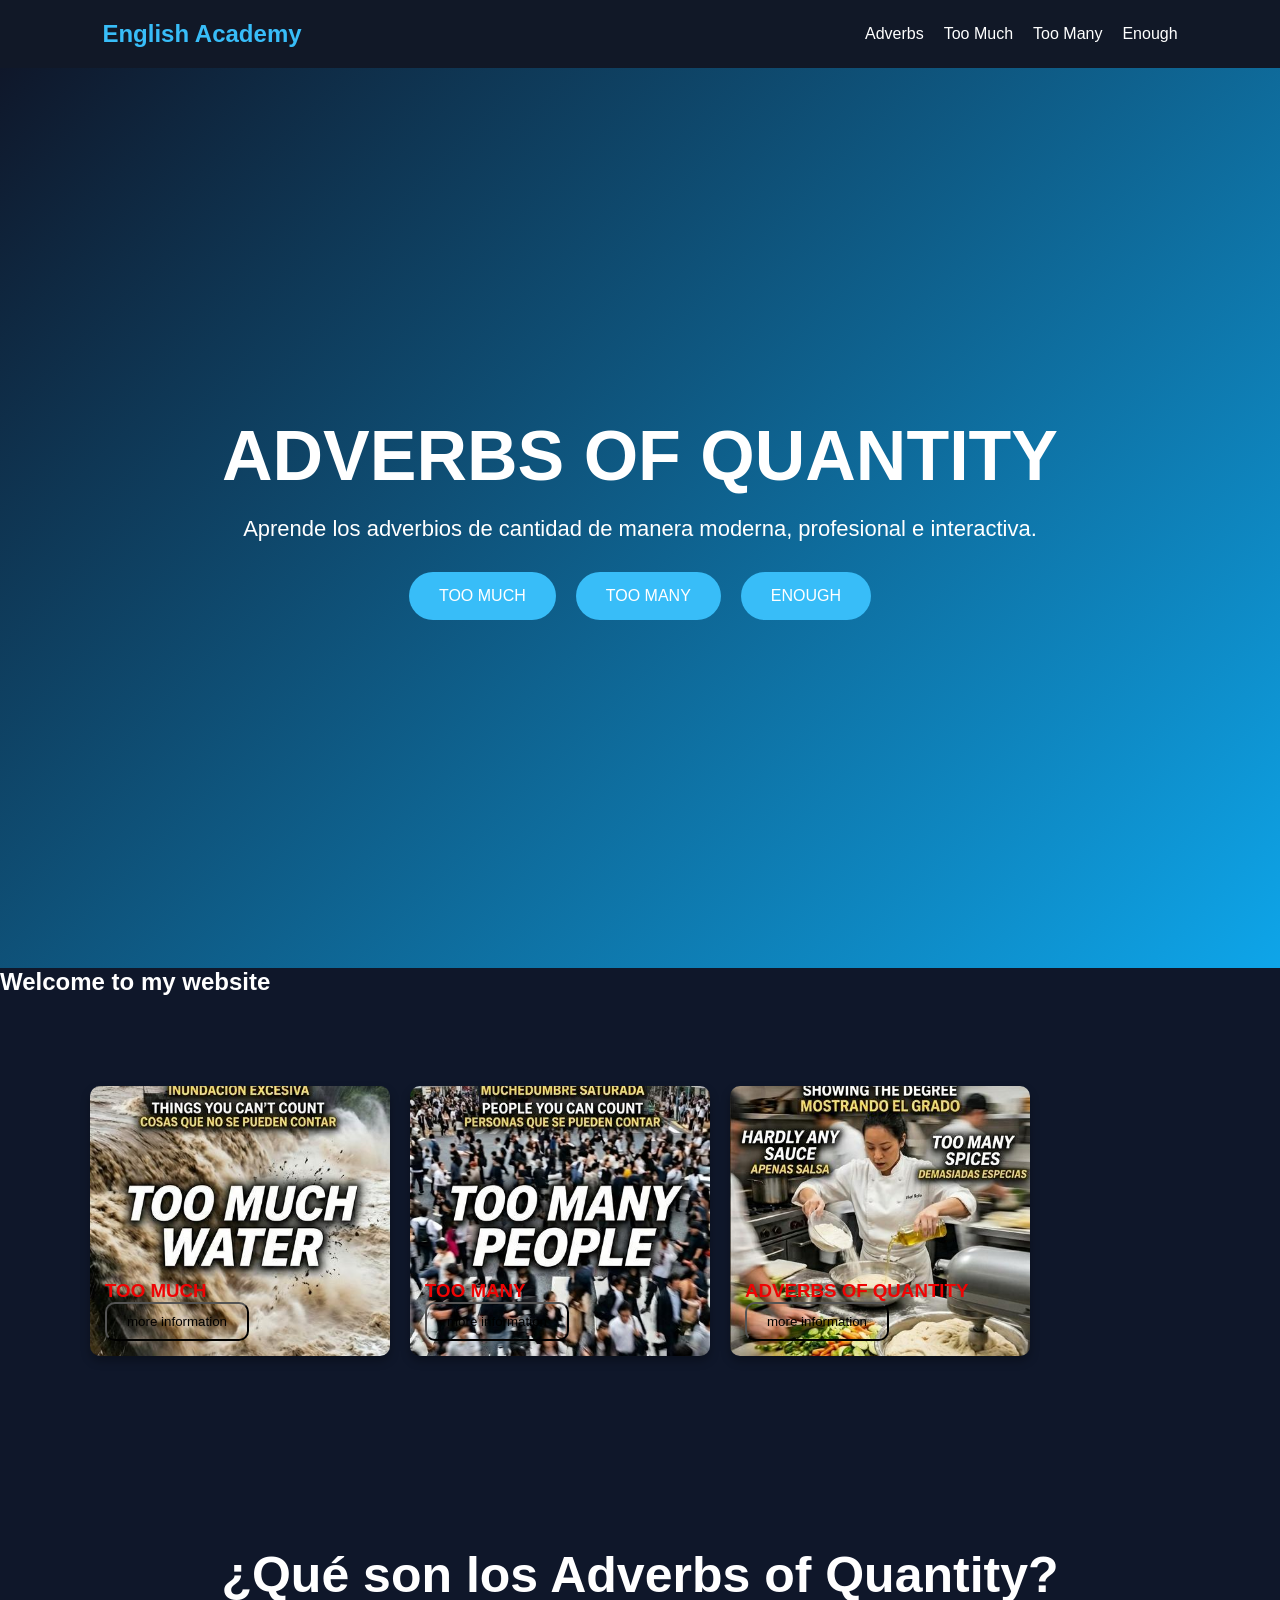
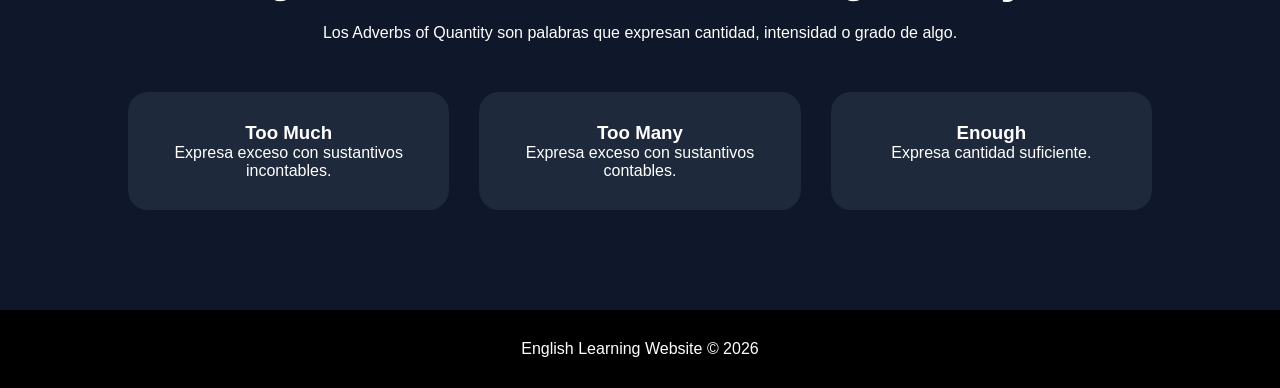
<file: index.html>
<!DOCTYPE html>
<html lang="es">
<head>
    <meta charset="UTF-8">
    <meta name="viewport" content="width=device-width, initial-scale=1.0">
    <title>Adverbs of Quantity</title>

    <link rel="stylesheet" href="styles.css">
</head>

<body>

<header>

    <nav>
        <h2 class="logo">English Academy</h2>

        <ul>
            <li><a href="Adverbs.html">Adverbs</a></li>
            <li><a href="too-much.html">Too Much</a></li>
            <li><a href="too-many.html">Too Many</a></li>
            <li><a href="enough.html">Enough</a></li>
        </ul>
    </nav>

</header>

<section class="hero">

    <div class="contenido">

        <h1>ADVERBS OF QUANTITY</h1>

        <p>
            Aprende los adverbios de cantidad de manera moderna,
            profesional e interactiva.
        </p>

        <div class="botones">

            <a href="" class="btn">
                TOO MUCH
            </a>

            <a href="" class="btn">
                TOO MANY
            </a>

            <a href="" class="btn">
                ENOUGH
            </a>

        </div>

    </div>

</section>

<!-- Galingo -->
     <section class="Info"></section>
    <h2>Welcome to my website</h2>

    <div class="grid">

        <div class="cardo info1">
            <h3>TOO MUCH</h3>
              <a href="https://www.google.com/search?q=que+es+el+TOO+MUCH&oq=que+es+el+TOO+MUCH&gs_lcrp=EgZjaHJvbWUyBggAEEUYOTIICAEQABgWGB4yBwgCEAAY7wUyCggDEAAYgAQYogQyCggEEAAYgAQYogQyBwgFEAAY7wXSAQk2OTE1ajBqMTWoAgiwAgHxBYPeVLhdenkd8QWD3lS4XXp5HQ&sourceid=chrome&ie=UTF-8">
                <button>more information</button>
              </a>    
        </div>


        <div class="cardo info2">
            <h3>TOO MANY</h3>
            <a href="https://www.google.com/search?q=que+es+el+TOO+MANY&sca_esv=d8d54bc98ea0488a&sxsrf=ANbL-n4W40tKyRrC70mkToWf9iv8Hw-dWQ%3A1778831430397&ei=RtAGasz9F72HwbkPubCSgAo&biw=1536&bih=695&ved=0ahUKEwjMuJi857qUAxW9QzABHTmYBKAQ4dUDCBI&uact=5&oq=que+es+el+TOO+MANY&gs_lp=[base64]&sclient=gws-wiz-serp">
                 <button>more information</button>
            </a>
               </div>

        <div class="cardo info3">
            <h3>ADVERBS OF QUANTITY</h3>
            <a href="https://whatsup.es/blog/adverbios-de-cantidad-en-ingles">
                 <button>more information</button>
            </a>
        </div>
         </div>
<!-- Termina lo del galindo -->

<section class="info">

    <h2>¿Qué son los Adverbs of Quantity?</h2>

    <p>
        Los Adverbs of Quantity son palabras que expresan cantidad,
        intensidad o grado de algo.
    </p>

    <div class="cards">


        <div class="card">
            <h3>Too Much</h3>
            <p>Expresa exceso con sustantivos incontables.</p>
        </div>

        <div class="card">
            <h3>Too Many</h3>
            <p>Expresa exceso con sustantivos contables.</p>
        </div>

        <div class="card">
            <h3>Enough</h3>
            <p>Expresa cantidad suficiente.</p>
        </div>

    </div>

</section>

<footer>
    <p>English Learning Website © 2026</p>
</footer>

</body>
</html>
</file>
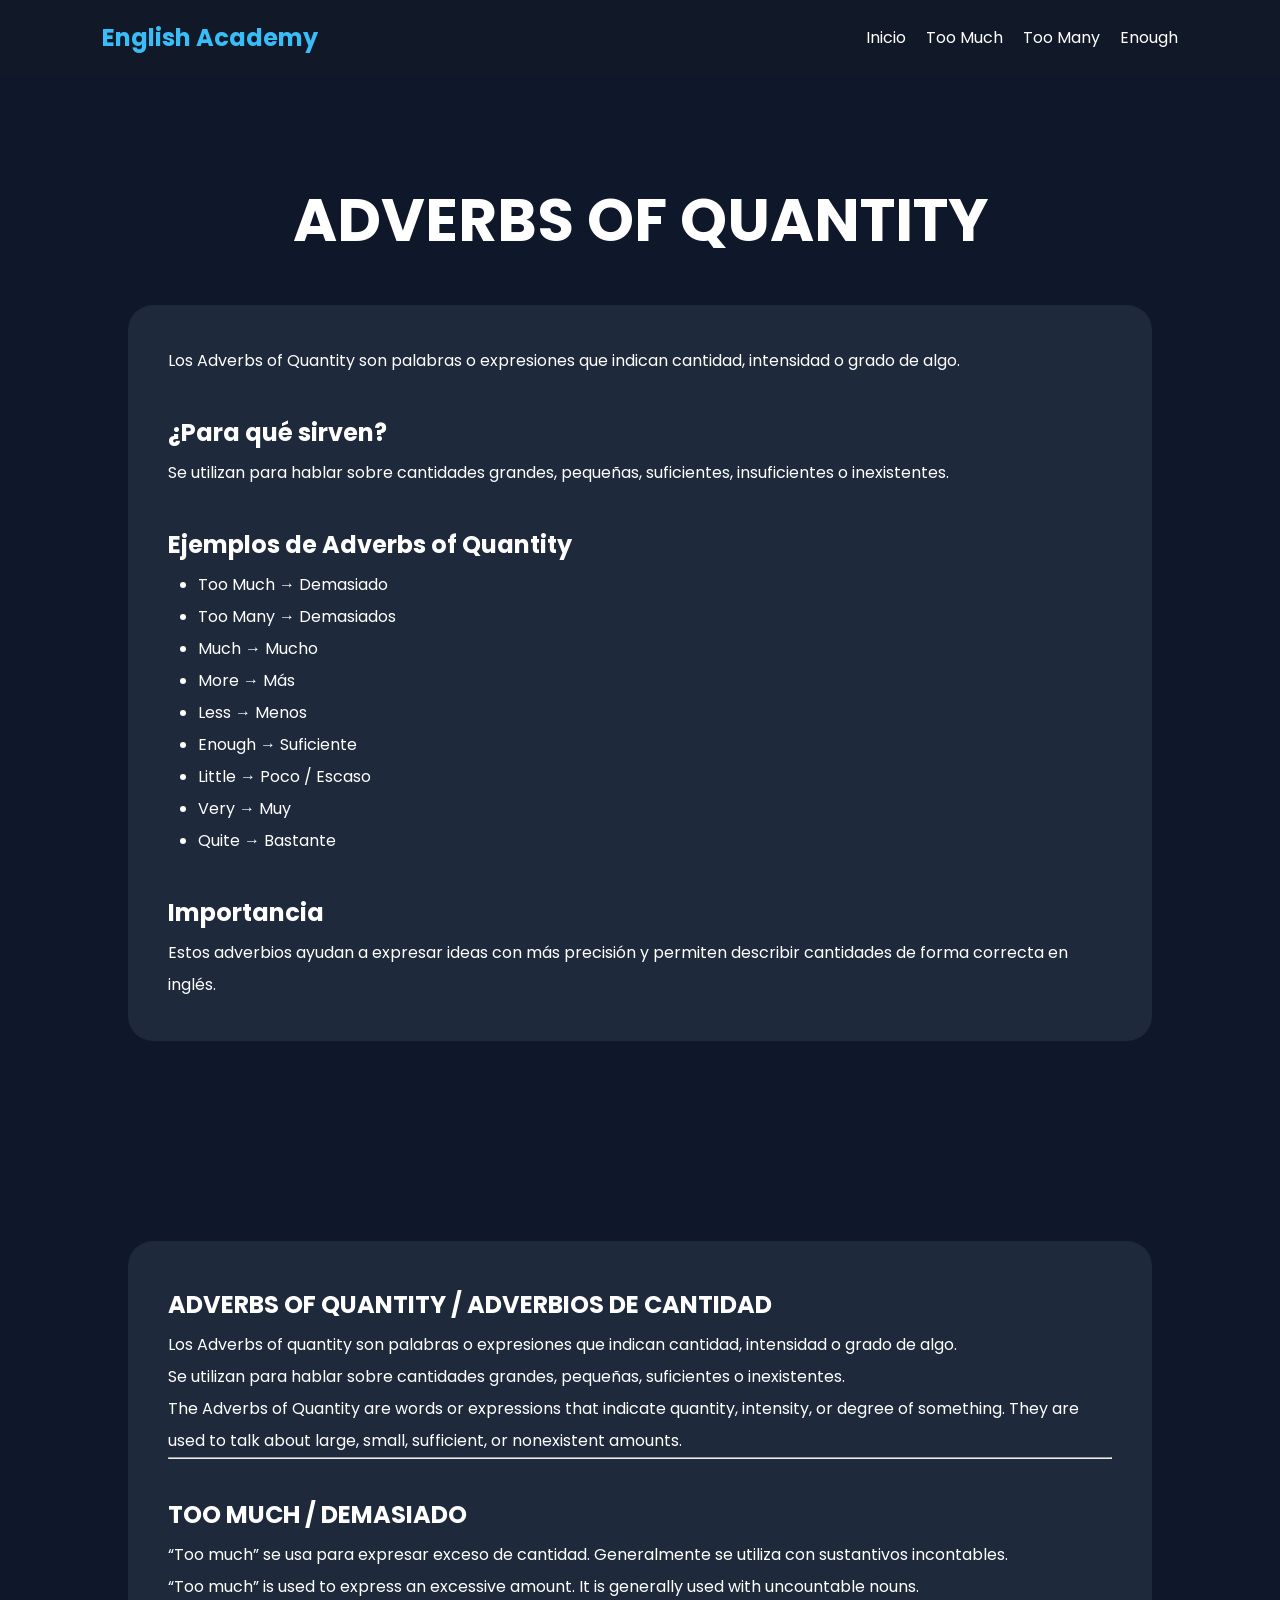
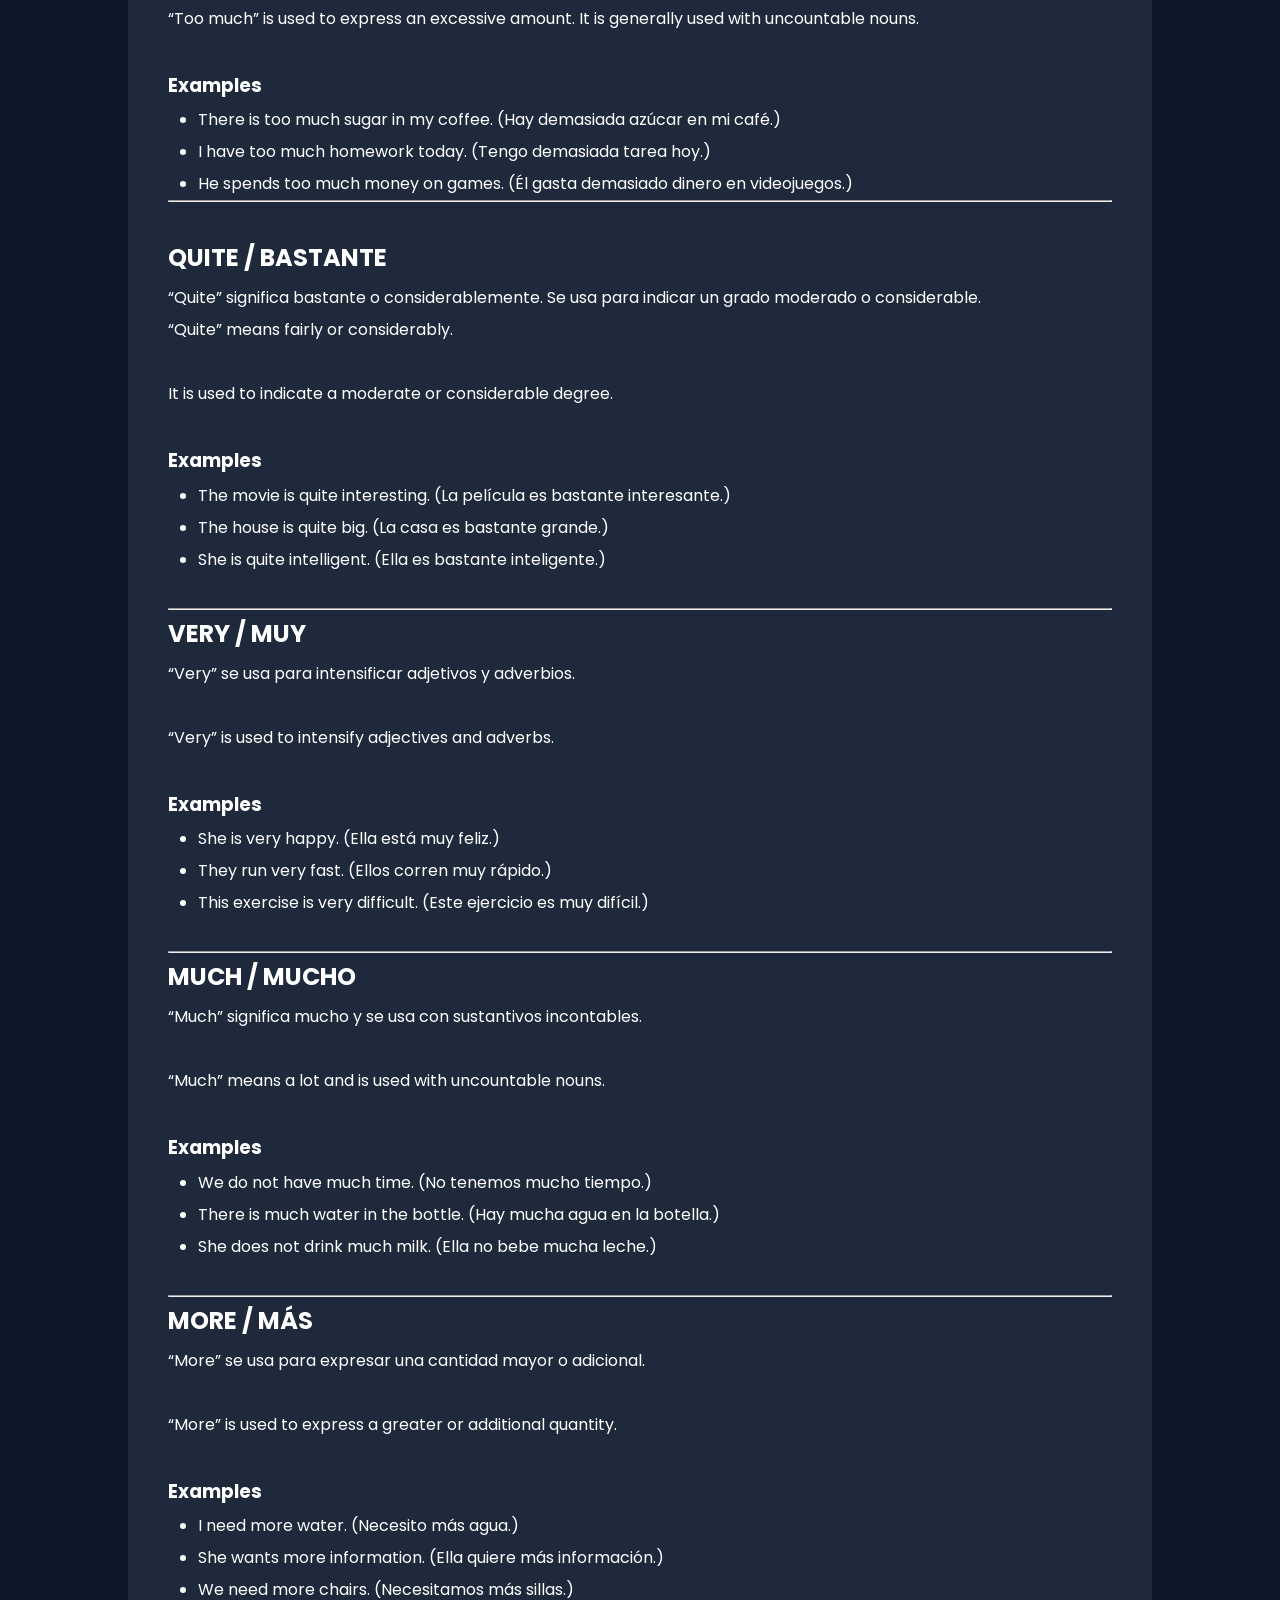
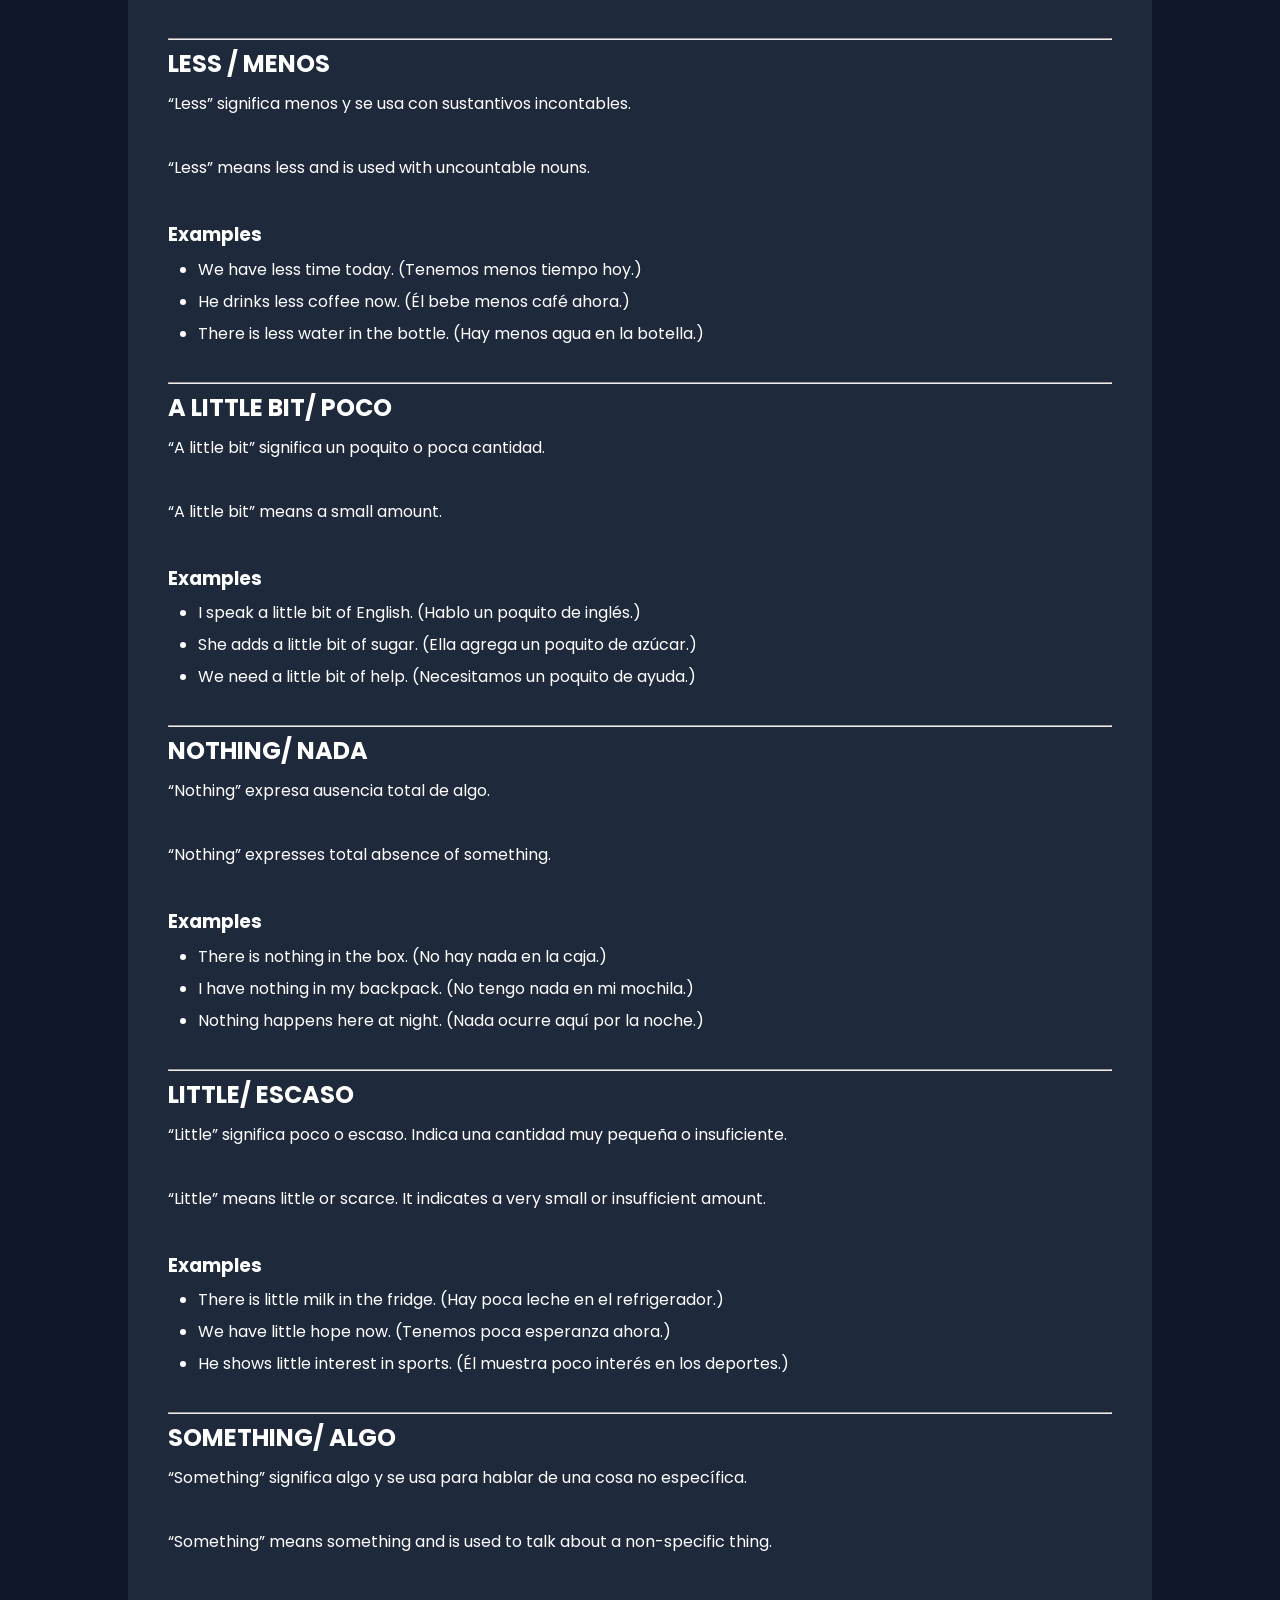
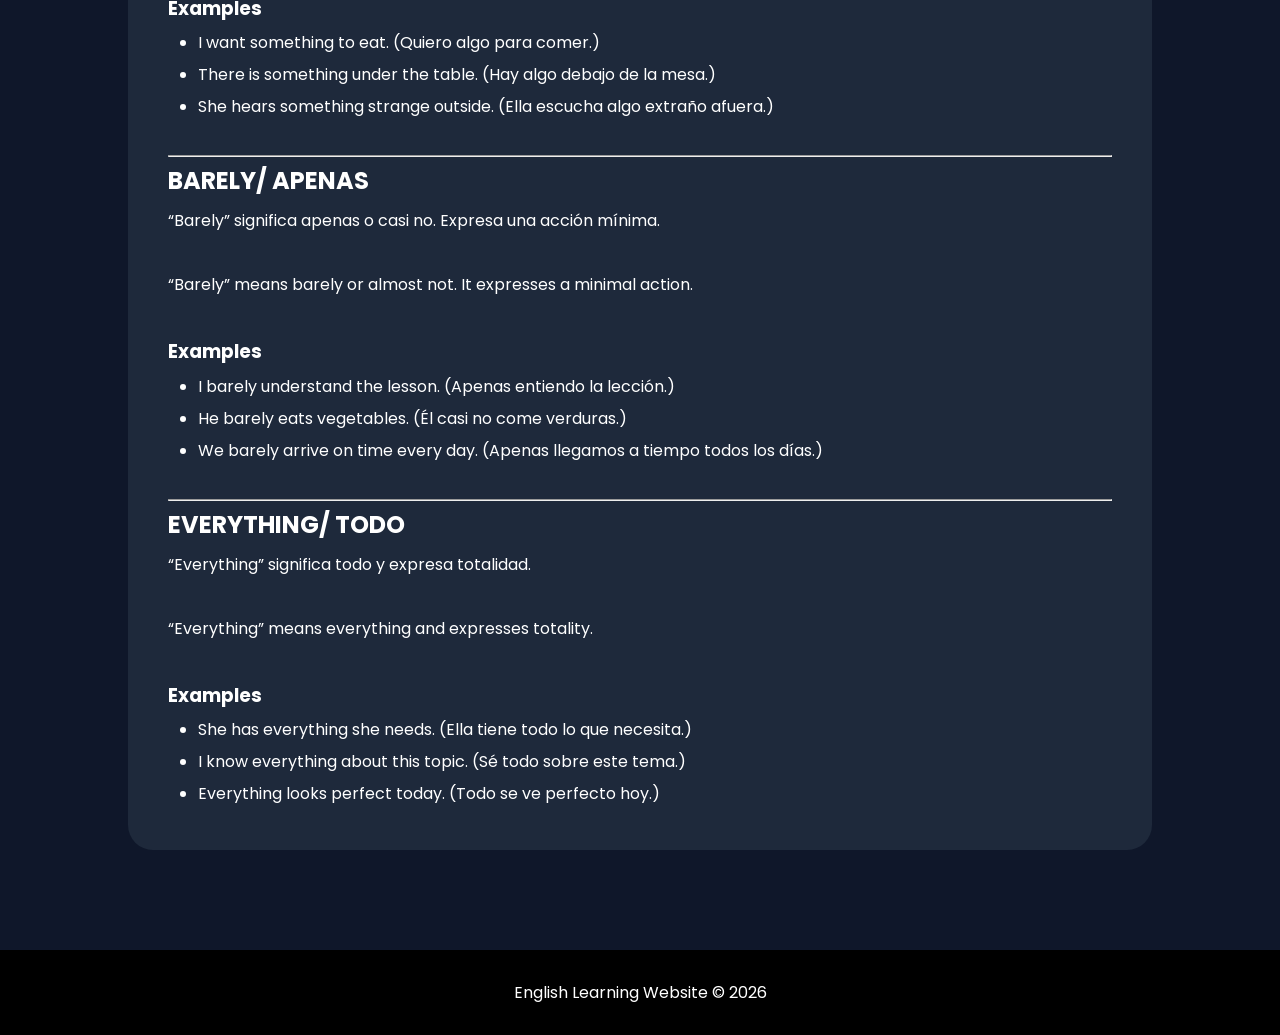
<file: Adverbs.html>
<!DOCTYPE html>
<html lang="es">
<head>
    <meta charset="UTF-8">
    <meta name="viewport" content="width=device-width, initial-scale=1.0">
    <title>Adverbs of Quantity</title>

    <link rel="stylesheet" href="styles.css">

    <link href="https://fonts.googleapis.com/css2?family=Poppins:wght@300;400;700&display=swap" rel="stylesheet">
</head>

<body>

<!-- NAVBAR -->

<nav>

    <h2 class="logo">English Academy</h2>

    <ul>
        <li><a href="index.html">Inicio</a></li>
        <li><a href="too-much.html">Too Much</a></li>
        <li><a href="too-many.html">Too Many</a></li>
        <li><a href="enough.html">Enough</a></li>
    </ul>

</nav>

<!-- CONTENIDO -->

<section class="pagina">

    <h1>ADVERBS OF QUANTITY</h1>

    <div class="card-grande">

        <p>
            Los Adverbs of Quantity son palabras o expresiones
            que indican cantidad, intensidad o grado de algo.
        </p>

        <br>

        <h2>¿Para qué sirven?</h2>

        <p>
            Se utilizan para hablar sobre cantidades grandes,
            pequeñas, suficientes, insuficientes o inexistentes.
        </p>

        <br>

        <h2>Ejemplos de Adverbs of Quantity</h2>

        <ul>

            <li>Too Much → Demasiado</li>

            <li>Too Many → Demasiados</li>

            <li>Much → Mucho</li>

            <li>More → Más</li>

            <li>Less → Menos</li>

            <li>Enough → Suficiente</li>

            <li>Little → Poco / Escaso</li>

            <li>Very → Muy</li>

            <li>Quite → Bastante</li>

        </ul>

        <br>

        <h2>Importancia</h2>

        <p>
            Estos adverbios ayudan a expresar ideas con más precisión
            y permiten describir cantidades de forma correcta en inglés.
        </p>

    </div>
</section>


<section class="pagina">

    <div class="card-grande">


        <h2>ADVERBS OF QUANTITY / ADVERBIOS DE CANTIDAD</h2>

        <p>
            Los Adverbs of quantity son palabras o expresiones que indican cantidad, intensidad o grado de algo.
        </p>

        <p>
            Se utilizan para hablar sobre cantidades grandes, pequeñas, suficientes o inexistentes. 
        </p>

        <p>
            The Adverbs of Quantity are words or expressions that indicate quantity, intensity, or degree of something.
They are used to talk about large, small, sufficient, or nonexistent amounts.
        </p>
<hr>
        <br>

        <h2>TOO MUCH / DEMASIADO</h2>
        <p>“Too much” se usa para expresar exceso de cantidad.
Generalmente se utiliza con sustantivos incontables.</p>
<p>“Too much” is used to express an excessive amount.
It is generally used with uncountable nouns.</p>

  <p>“Too much” is used to express an excessive amount.
It is generally used with uncountable nouns.</p>
<br>
<h3>Examples</h3>
        <ul>

            <li>There is too much sugar in my coffee.
(Hay demasiada azúcar en mi café.)</li>

            <li>I have too much homework today.
(Tengo demasiada tarea hoy.)</li>

            <li>He spends too much money on games.
(Él gasta demasiado dinero en videojuegos.)</li>

        </ul>
<hr>
<br>
 <h2>QUITE / BASTANTE</h2>
        <p>“Quite” significa bastante o considerablemente.
Se usa para indicar un grado moderado o considerable.</p>
<p>“Quite” means fairly or considerably.</p>
    <br>
It is used to indicate a moderate or considerable degree.</p>
<br>
<h3>Examples</h3>
        <ul>

            <li>The movie is quite interesting.
(La película es bastante interesante.)</li>

            <li>The house is quite big.
(La casa es bastante grande.)</li>

            <li>She is quite intelligent.
(Ella es bastante inteligente.)</li>

        </ul>
<br>
<hr>

<h2>VERY / MUY</h2>
        <p>“Very” se usa para intensificar adjetivos y adverbios.</p>
    <br>
    <p>“Very” is used to intensify adjectives and adverbs.</p>
<br>
<h3>Examples</h3>
        <ul>

            <li>She is very happy.
(Ella está muy feliz.)</li>

            <li>They run very fast.
(Ellos corren muy rápido.)</li>

            <li>This exercise is very difficult.
(Este ejercicio es muy difícil.)</li>

        </ul>
<br>
<hr>


<h2>MUCH / MUCHO</h2>
        <p>“Much” significa mucho y se usa con sustantivos incontables.</p>
    <br>
    <p>“Much” means a lot and is used with uncountable nouns.</p>
<br>
<h3>Examples</h3>
        <ul>

            <li>We do not have much time.
(No tenemos mucho tiempo.)</li>

            <li>There is much water in the bottle.
(Hay mucha agua en la botella.)</li>

            <li>She does not drink much milk.
(Ella no bebe mucha leche.)</li>

        </ul>
<br>
<hr>


<h2>MORE / MÁS</h2>
        <p>“More” se usa para expresar una cantidad mayor o adicional.</p>
    <br>
    <p>“More” is used to express a greater or additional quantity.</p>
<br>
<h3>Examples</h3>
        <ul>

            <li>I need more water.
(Necesito más agua.)</li>

            <li>She wants more information.
(Ella quiere más información.)</li>

            <li>We need more chairs.
(Necesitamos más sillas.)</li>

        </ul>
<br>
<hr>


<h2>LESS / MENOS</h2>
        <p>“Less” significa menos y se usa con sustantivos incontables.</p>
    <br>
    <p>“Less” means less and is used with uncountable nouns.</p>
<br>
<h3>Examples</h3>
        <ul>

            <li>We have less time today.
(Tenemos menos tiempo hoy.)</li>

            <li>He drinks less coffee now.
(Él bebe menos café ahora.)</li>

            <li>There is less water in the bottle.
(Hay menos agua en la botella.)</li>

        </ul>
<br>
<hr>

<h2> A LITTLE BIT/ POCO</h2>
        <p>“A little bit” significa un poquito o poca cantidad.</p>
    <br>
    <p>“A little bit” means a small amount.</p>
<br>
<h3>Examples</h3>
        <ul>

            <li>I speak a little bit of English.
(Hablo un poquito de inglés.)</li>

            <li>She adds a little bit of sugar.
(Ella agrega un poquito de azúcar.)</li>

            <li>We need a little bit of help.
(Necesitamos un poquito de ayuda.)</li>

        </ul>
<br>
<hr>


<h2> NOTHING/ NADA</h2>
        <p>“Nothing” expresa ausencia total de algo.</p>
    <br>
    <p>“Nothing” expresses total absence of something.</p>
<br>
<h3>Examples</h3>
        <ul>

            <li>There is nothing in the box.
(No hay nada en la caja.)</li>

            <li>I have nothing in my backpack.
(No tengo nada en mi mochila.)</li>

            <li>Nothing happens here at night.
(Nada ocurre aquí por la noche.)</li>

        </ul>
<br>
<hr>
        

<h2> LITTLE/ ESCASO</h2>
        <p>“Little” significa poco o escaso.
Indica una cantidad muy pequeña o insuficiente.</p>
    <br>
    <p>“Little” means little or scarce.
It indicates a very small or insufficient amount.</p>
<br>
<h3>Examples</h3>
        <ul>

            <li>There is little milk in the fridge.
(Hay poca leche en el refrigerador.)</li>

            <li>We have little hope now.
(Tenemos poca esperanza ahora.)</li>

            <li>He shows little interest in sports.
(Él muestra poco interés en los deportes.)</li>

        </ul>
<br>
<hr>


<h2> SOMETHING/ ALGO</h2>
        <p>“Something” significa algo y se usa para hablar de una cosa no específica.</p>
    <br>
    <p>“Something” means something and is used to talk about a non-specific thing.</p>
<br>
<h3>Examples</h3>
        <ul>

            <li>I want something to eat.
(Quiero algo para comer.)</li>

            <li>There is something under the table.
(Hay algo debajo de la mesa.)</li>

            <li>She hears something strange outside.
(Ella escucha algo extraño afuera.)</li>

        </ul>
<br>
<hr>

<h2> BARELY/ APENAS</h2>
        <p>“Barely” significa apenas o casi no.
Expresa una acción mínima.</p>
    <br>
    <p>“Barely” means barely or almost not.
It expresses a minimal action.</p>
<br>
<h3>Examples</h3>
        <ul>

            <li>I barely understand the lesson.
(Apenas entiendo la lección.)</li>

            <li>He barely eats vegetables.
(Él casi no come verduras.)</li>

            <li>We barely arrive on time every day.
(Apenas llegamos a tiempo todos los días.)</li>

        </ul>
<br>
<hr>


<h2> EVERYTHING/ TODO</h2>
        <p>“Everything” significa todo y expresa totalidad.</p>
    <br>
    <p>“Everything” means everything and expresses totality.</p>
<br>
<h3>Examples</h3>
        <ul>

            <li>She has everything she needs.
(Ella tiene todo lo que necesita.)</li>

            <li>I know everything about this topic.
(Sé todo sobre este tema.)</li>

            <li>Everything looks perfect today.
(Todo se ve perfecto hoy.)</li>

        </ul>



</section>

<footer>
    <p>English Learning Website © 2026</p>
</footer>

</body>
</html>
</file>
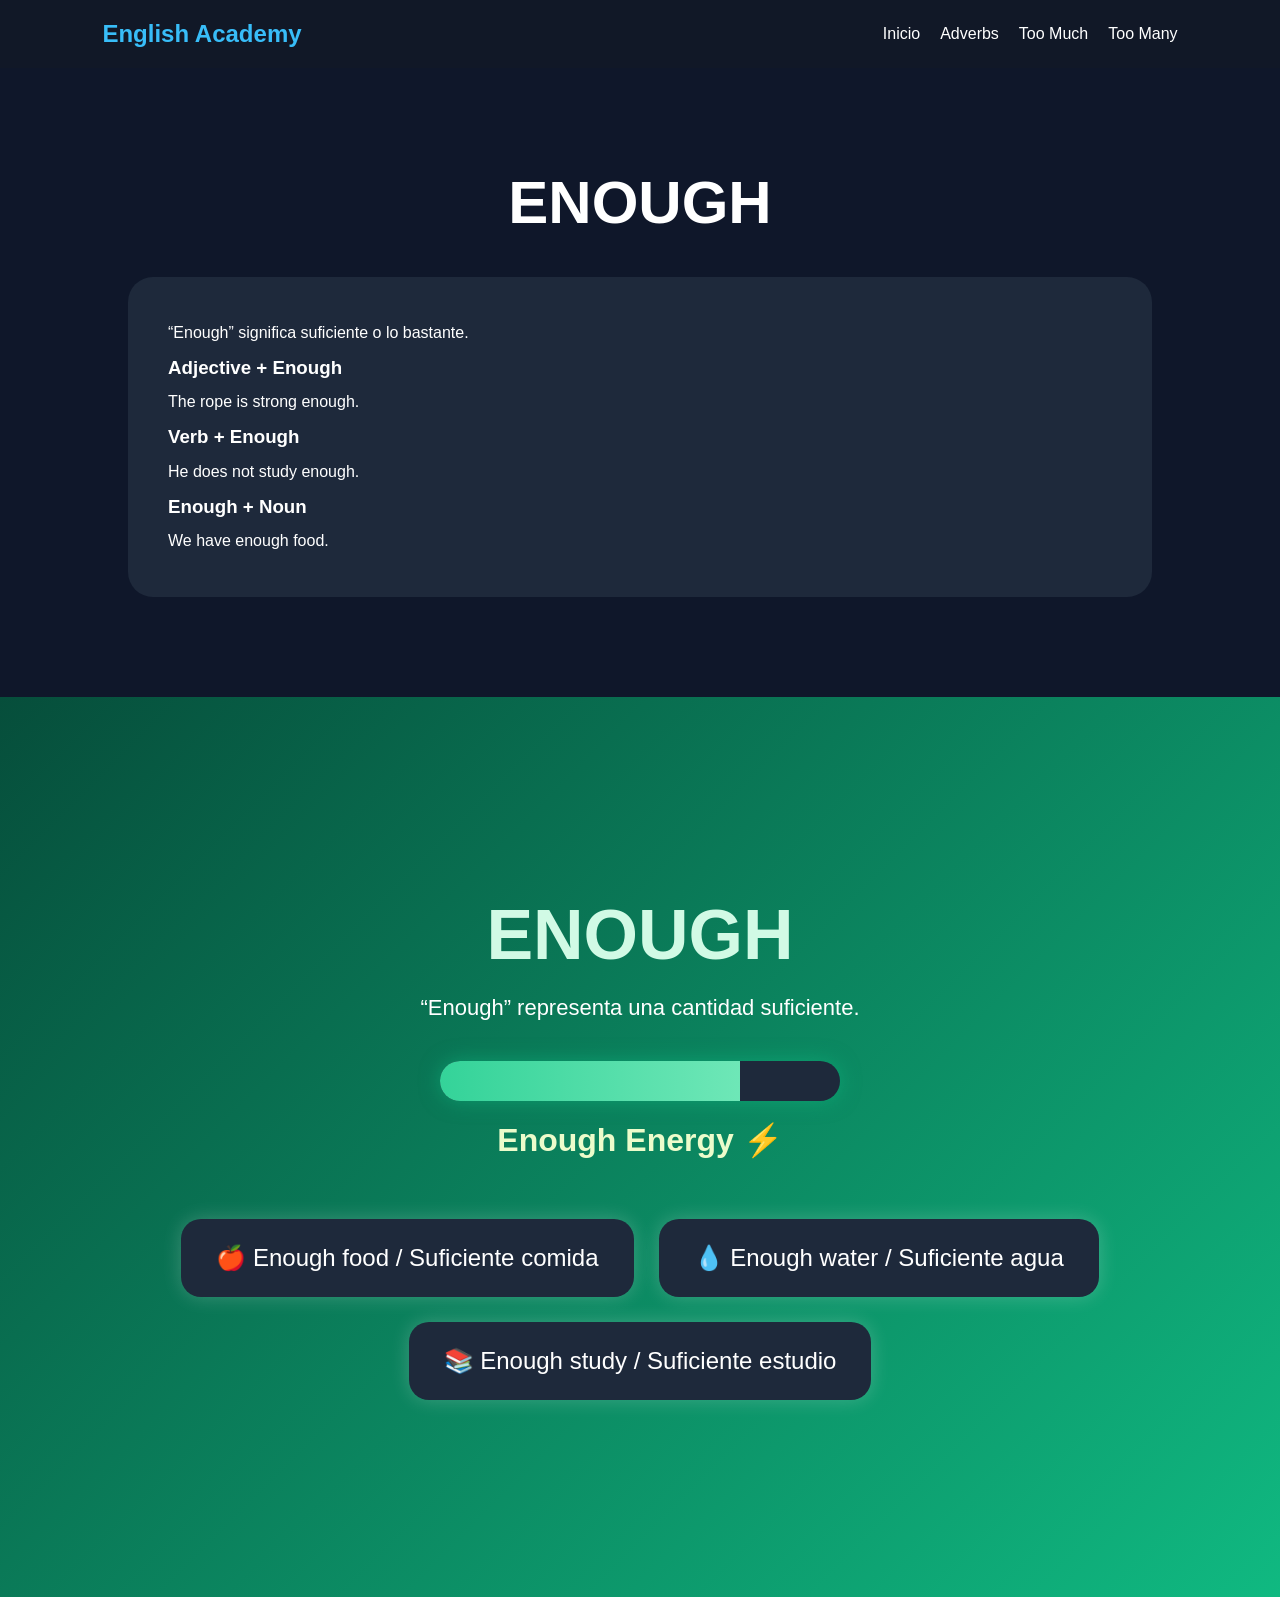
<file: enough.html>
<!DOCTYPE html>
<html lang="es">
<head>
    <meta charset="UTF-8">
    <meta name="viewport" content="width=device-width, initial-scale=1.0">
    <title>Enough</title>

    <link rel="stylesheet" href="styles.css">
</head>

<body>

<nav>

    <h2 class="logo">English Academy</h2>

    <ul>
        <li><a href="index.html">Inicio</a></li>
        <li><a href="Adverbs.html">Adverbs</a></li>
        <li><a href="too-much.html">Too Much</a></li>
        <li><a href="too-many.html">Too Many</a></li>
    </ul>

</nav>

<section class="pagina">

    <h1>ENOUGH</h1>

    <div class="card-grande">

        <p>
            “Enough” significa suficiente o lo bastante.
        </p>

        <h3>Adjective + Enough</h3>

        <p>
            The rope is strong enough.
        </p>

        <h3>Verb + Enough</h3>

        <p>
            He does not study enough.
        </p>

        <h3>Enough + Noun</h3>

        <p>
            We have enough food.
        </p>

    </div>

</section>



<!-- ANIMACIÓN ENOUGH -->

<section class="enough-animation">

    <h1>ENOUGH</h1>

    <p>
        “Enough” representa una cantidad suficiente.
    </p>

    <div class="barra-container">

        <div class="barra">
            <div class="nivel"></div>
        </div>

        <h2>Enough Energy ⚡</h2>

    </div>

    <div class="cards-enough">

        <div class="mini-card">
            🍎 Enough food / Suficiente comida
        </div>

        <div class="mini-card">
            💧 Enough water / Suficiente agua
        </div>

        <div class="mini-card">
            📚 Enough study / Suficiente estudio
        </div>

    </div>

</section>


</body>
</html>
</file>
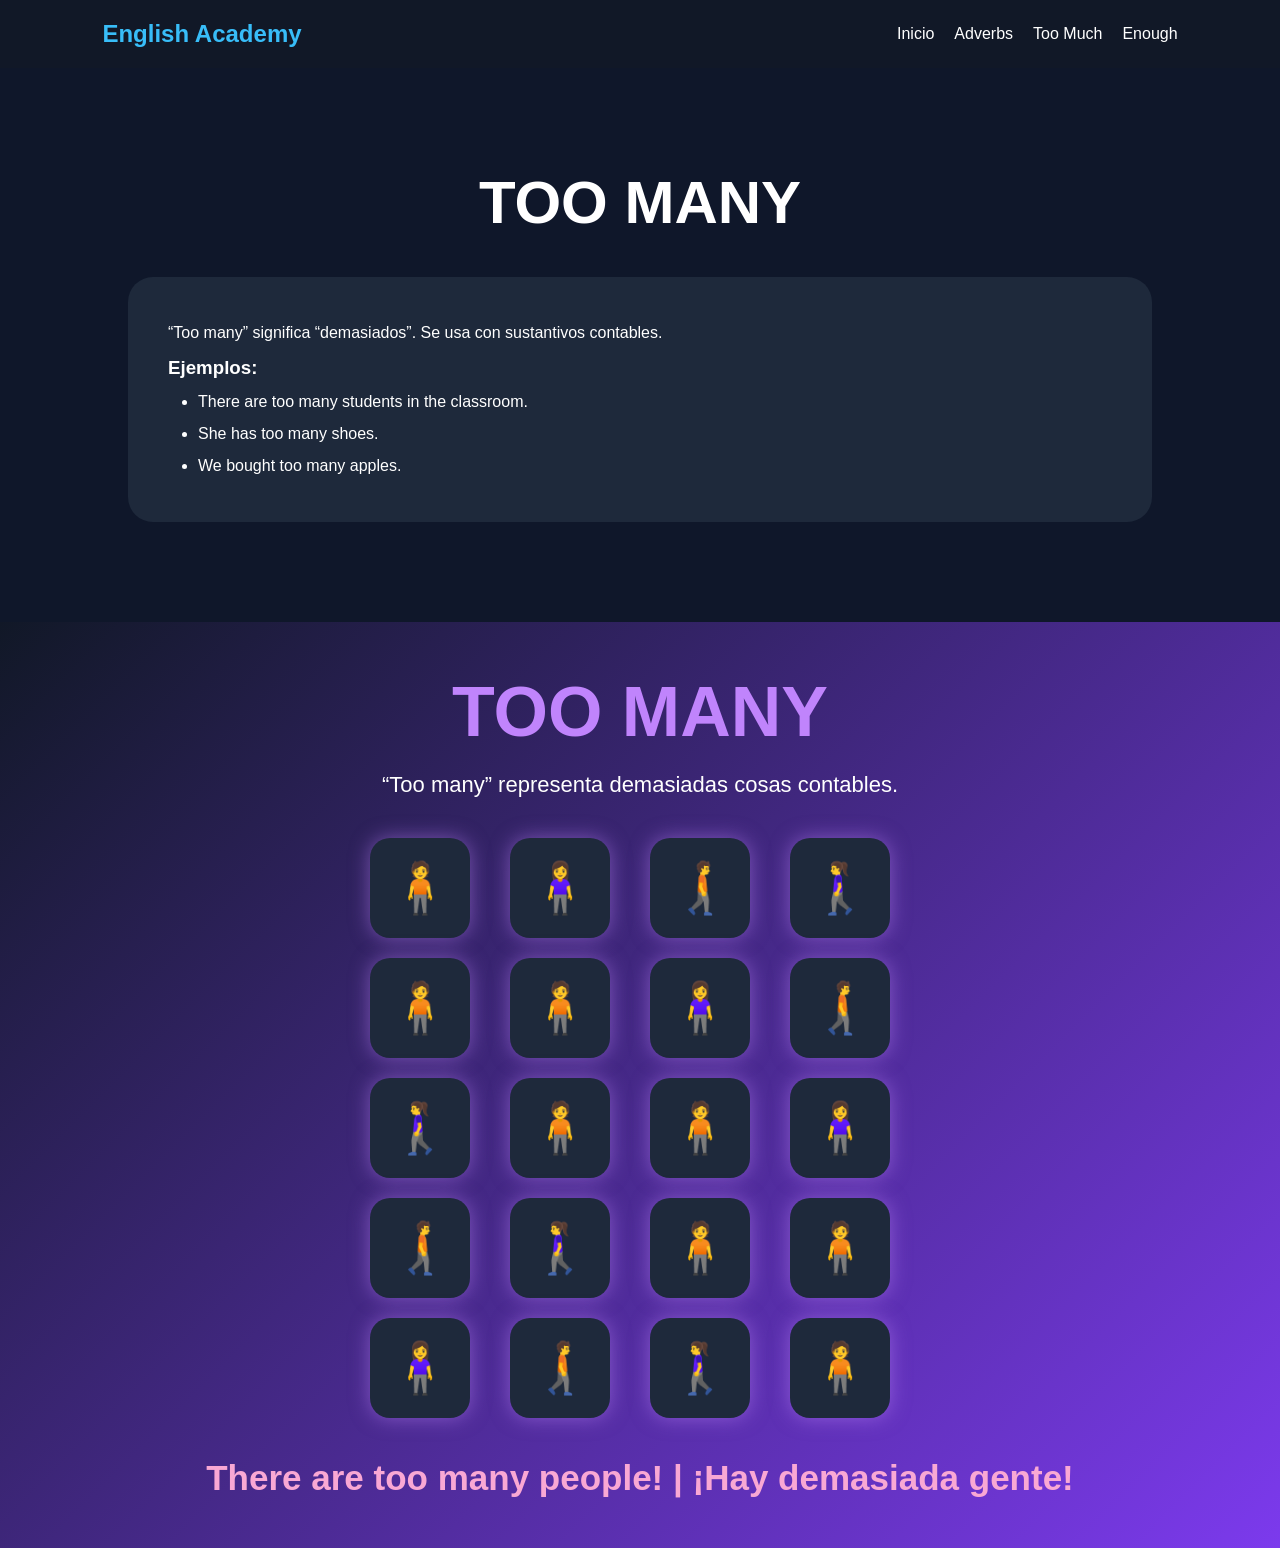
<file: too-many.html>
<!DOCTYPE html>
<html lang="es">
<head>
    <meta charset="UTF-8">
    <meta name="viewport" content="width=device-width, initial-scale=1.0">
    <title>Too Many</title>

    <link rel="stylesheet" href="styles.css">
</head>

<body>

<nav>

    <h2 class="logo">English Academy</h2>

    <ul>
        <li><a href="index.html">Inicio</a></li>
        <li><a href="Adverbs.html">Adverbs</a></li>
        <li><a href="too-much.html">Too Much</a></li>
        <li><a href="enough.html">Enough</a></li>
    </ul>

</nav>

<section class="pagina">

    <h1>TOO MANY</h1>

    <div class="card-grande">

        <p>
            “Too many” significa “demasiados”.
            Se usa con sustantivos contables.
        </p>

        <h3>Ejemplos:</h3>

        <ul>

            <li>
                There are too many students in the classroom.
            </li>

            <li>
                She has too many shoes.
            </li>

            <li>
                We bought too many apples.
            </li>

        </ul>

    </div>

</section>


<!-- ANIMACIÓN TOO MANY -->

<section class="too-many-animation">

    <h1>TOO MANY</h1>

    <p>
        “Too many” representa demasiadas cosas contables.
    </p>

    <div class="contenedor-personas">

        <div class="persona">🧍</div>
        <div class="persona">🧍‍♀️</div>
        <div class="persona">🚶‍➡️</div>
        <div class="persona">🚶‍♀️</div>
        <div class="persona">🧍</div>
        <div class="persona">🧍</div>
        <div class="persona">🧍‍♀️</div>
        <div class="persona">🚶‍➡️</div>
        <div class="persona">🚶‍♀️</div>
        <div class="persona">🧍</div>
        <div class="persona">🧍</div>
        <div class="persona">🧍‍♀️</div>
        <div class="persona">🚶‍➡️</div>
        <div class="persona">🚶‍♀️</div>
        <div class="persona">🧍</div>
        <div class="persona">🧍</div>
        <div class="persona">🧍‍♀️</div>
        <div class="persona">🚶‍➡️</div>
        <div class="persona">🚶‍♀️</div>
        <div class="persona">🧍</div>

    </div>

    <h2>
        There are too many people! | ¡Hay demasiada gente!
    </h2>

</section>


</body>
</html>
</file>
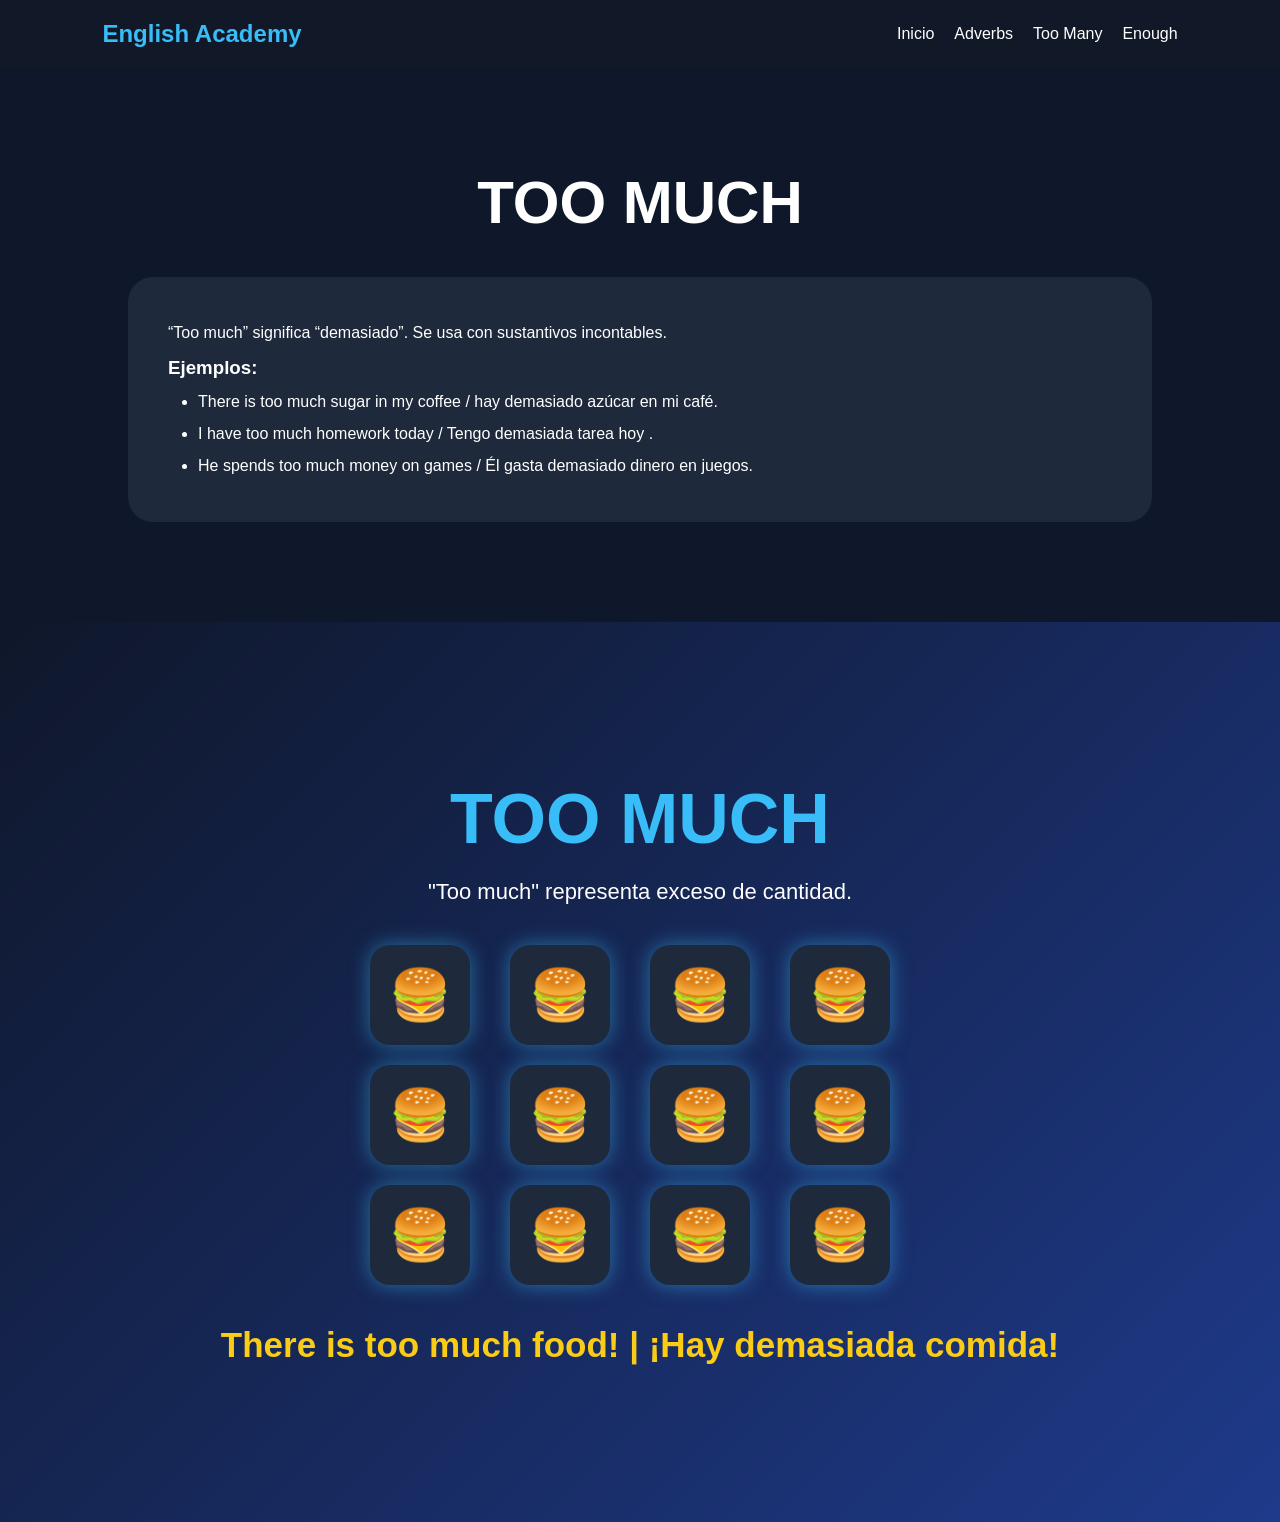
<file: too-much.html>
<!DOCTYPE html>
<html lang="es">
<head>
    <meta charset="UTF-8">
    <meta name="viewport" content="width=device-width, initial-scale=1.0">
    <title>Too Much</title>

    <link rel="stylesheet" href="styles.css">
</head>

<body>

<nav>

    <h2 class="logo">English Academy</h2>

    <ul>
        <li><a href="index.html">Inicio</a></li>
        <li><a href="Adverbs.html">Adverbs</a></li>
        <li><a href="too-many.html">Too Many</a></li>
        <li><a href="enough.html">Enough</a></li>
    </ul>

</nav>

<section class="pagina">

    <h1>TOO MUCH</h1>

    <div class="card-grande">

        <p>
            “Too much” significa “demasiado”.
            Se usa con sustantivos incontables.
        </p>

        <h3>Ejemplos:</h3>

        <ul>

            <li>
                There is too much sugar in my coffee / hay demasiado azúcar en mi café.
            </li>

            <li>
                I have too much homework today / Tengo demasiada tarea hoy .
            </li>

            <li>
                He spends too much money on games / Él gasta demasiado dinero en juegos.
            </li>

        </ul>

    </div>

</section>




<!-- ANIMACIÓN TOO MUCH -->

<section class="too-much-animation">

    <h1>TOO MUCH</h1>

    <p>
        "Too much" representa exceso de cantidad.
    </p>

    <div class="contenedor-objetos">

        <div class="objeto">🍔</div>
        <div class="objeto">🍔</div>
        <div class="objeto">🍔</div>
        <div class="objeto">🍔</div>
        <div class="objeto">🍔</div>
        <div class="objeto">🍔</div>
        <div class="objeto">🍔</div>
        <div class="objeto">🍔</div>
        <div class="objeto">🍔</div>
        <div class="objeto">🍔</div>
        <div class="objeto">🍔</div>
        <div class="objeto">🍔</div>

    </div>

    <h2>
        There is too much food! |
        ¡Hay demasiada comida!
    </h2>

</section>



</body>
</html>
</file>
<file: styles.css>
*{
    margin:0;
    padding:0;
    box-sizing:border-box;
    font-family:'Poppins',sans-serif;
}
body{
    background:#0f172a;
    color:white;
}
/* Comienza lo del galindo */
.grid{
    display: flex;
    gap: 20px;
    flex-wrap: wrap;
    margin: 90px;
}

/* TARJETAS */
.cardo{
    width: 300px;
    height: 270px;
    border-radius: 10px;
    color: white;
    display: flex;
    flex-direction: column;
    justify-content: flex-end;
    padding: 15px;
    background-size: cover;
    background-position: center;
    box-shadow: 0px 5px 10px rgba(0,0,0,0.3);
    transition: 0.3s;
}

.card:hover{
    transform: scale(1.05);
}

/* cuadros */
.info1{
    background-image: url("Too\ much.jpeg");
    color: #ee0404;
}

.info2{
    background-image: url("Too\ Many.jpeg");
    color: #ee0404;
}

.info3{
    background-image: url("Adverbs.jpeg");
    color: #ee0404;
}
.info1 button{
     background-color:transparent;
    color: black;
    padding: 10px 20px;
    text-decoration: none;
    border-radius: 10px;
    cursor: pointer;
    
}
 .info2 button{
     background-color:transparent;
    color: black;
    padding: 10px 20px;
    text-decoration: none;
    border-radius: 10px;
    cursor: pointer;
    }
    .info3 button{
     background-color:transparent;
    color: black;
    padding: 10px 20px;
    text-decoration: none;
    border-radius: 10px;
    cursor: pointer;
    }

    .cardo:hover{
    transform:translateY(-10px);
    box-shadow:0 0 20px #38bdf8;
}
/* Termina lo del galindo */





/* NAV */

nav{
    display:flex;
    justify-content:space-between;
    align-items:center;
    padding:20px 8%;
    background:#111827;
}

.logo{
    color:#38bdf8;
}

nav ul{
    display:flex;
    gap:20px;
    list-style:none;
}

nav ul li a{
    color:white;
    text-decoration:none;
    transition:0.3s;
}

nav ul li a:hover{
    color:#38bdf8;
}

/* HERO */

.hero{
    height:100vh;
    display:flex;
    justify-content:center;
    align-items:center;
    text-align:center;
    background:linear-gradient(135deg,#0f172a,#0ea5e9);
}

.contenido{
    animation:subir 1.5s ease;
}

.hero h1{
    font-size:70px;
    margin-bottom:20px;
}

.hero p{
    font-size:22px;
    margin-bottom:30px;
}

/* BOTONES */

.botones{
    display:flex;
    justify-content:center;
    gap:20px;
    flex-wrap:wrap;
}

.btn{
    background:#38bdf8;
    color:white;
    padding:15px 30px;
    border-radius:30px;
    text-decoration:none;
    transition:0.4s;
}

.btn:hover{
    transform:scale(1.1);
    background:#0284c7;
}

/* INFO */

.info{
    padding:100px 10%;
    text-align:center;
}

.info h2{
    font-size:50px;
    margin-bottom:20px;
}

.cards{
    margin-top:50px;
    display:grid;
    grid-template-columns:repeat(auto-fit,minmax(250px,1fr));
    gap:30px;
}

.card{
    background:#1e293b;
    padding:30px;
    border-radius:20px;
    transition:0.4s;
}

.card:hover{
    transform:translateY(-10px);
    box-shadow:0 0 20px #38bdf8;
}

/* PAGINAS */

.pagina{
    padding:100px 10%;
}

.pagina h1{
    text-align:center;
    font-size:60px;
    margin-bottom:40px;
}

.card-grande{
    background:#1e293b;
    padding:40px;
    border-radius:25px;
    line-height:2;
    animation:subir 1s ease;
}

.card-grande ul{
    margin-left:30px;
}

/* FOOTER */

footer{
    background:black;
    text-align:center;
    padding:30px;
}

/* ANIMACION */

@keyframes subir{

    from{
        opacity:0;
        transform:translateY(50px);
    }

    to{
        opacity:1;
        transform:translateY(0);
    }

}

/* RESPONSIVE */

@media(max-width:768px){

    .hero h1{
        font-size:45px;
    }

    nav{
        flex-direction:column;
        gap:20px;
    }
}




/* TOO MUCH ANIMATION */

.too-much-animation{
    min-height:100vh;
    display:flex;
    justify-content:center;
    align-items:center;
    flex-direction:column;
    text-align:center;
    padding:50px;
    background:linear-gradient(135deg,#0f172a,#1e3a8a);
    overflow:hidden;
}

.too-much-animation h1{
    font-size:70px;
    margin-bottom:20px;
    color:#38bdf8;
}

.too-much-animation p{
    font-size:22px;
    margin-bottom:40px;
}

.contenedor-objetos{
    display:grid;
    grid-template-columns:repeat(4,120px);
    gap:20px;
    margin-bottom:40px;
}

.objeto{
    width:100px;
    height:100px;
    background:#1e293b;
    border-radius:20px;
    display:flex;
    justify-content:center;
    align-items:center;
    font-size:50px;
    animation:flotar 2s infinite alternate;
    box-shadow:0 0 20px rgba(56,189,248,0.5);
}

/* RETRASO DIFERENTE */

.objeto:nth-child(2){
    animation-delay:0.2s;
}

.objeto:nth-child(3){
    animation-delay:0.4s;
}

.objeto:nth-child(4){
    animation-delay:0.6s;
}

.objeto:nth-child(5){
    animation-delay:0.8s;
}

.objeto:nth-child(6){
    animation-delay:1s;
}

.objeto:nth-child(7){
    animation-delay:1.2s;
}

.objeto:nth-child(8){
    animation-delay:1.4s;
}

.objeto:nth-child(9){
    animation-delay:1.6s;
}

.objeto:nth-child(10){
    animation-delay:1.8s;
}

.objeto:nth-child(11){
    animation-delay:2s;
}

.objeto:nth-child(12){
    animation-delay:2.2s;
}

/* ANIMACION */

@keyframes flotar{

    from{
        transform:translateY(0);
    }

    to{
        transform:translateY(-20px) scale(1.1);
    }

}




/* Too Much Animación */

.too-much-animation h2{
    font-size:35px;
    color:#facc15;
}

/* RESPONSIVE */

@media(max-width:768px){

    .contenedor-objetos{
        grid-template-columns:repeat(2,120px);
    }

    .too-much-animation h1{
        font-size:45px;
    }

}



/* Animación de Too Many */

/* TOO MANY ANIMATION */

.too-many-animation{
    min-height:100vh;
    display:flex;
    justify-content:center;
    align-items:center;
    flex-direction:column;
    text-align:center;
    padding:50px;
    background:linear-gradient(135deg,#111827,#7c3aed);
    overflow:hidden;
}

.too-many-animation h1{
    font-size:70px;
    margin-bottom:20px;
    color:#c084fc;
}

.too-many-animation p{
    font-size:22px;
    margin-bottom:40px;
}

.contenedor-personas{
    display:grid;
    grid-template-columns:repeat(4,120px);
    gap:20px;
    margin-bottom:40px;
}

.persona{
    width:100px;
    height:100px;
    background:#1e293b;
    border-radius:20px;
    display:flex;
    justify-content:center;
    align-items:center;
    font-size:50px;
    animation:mover 1.5s infinite alternate;
    box-shadow:0 0 20px rgba(192,132,252,0.5);
}

/* RETRASOS */

.persona:nth-child(2){
    animation-delay:0.2s;
}

.persona:nth-child(3){
    animation-delay:0.4s;
}

.persona:nth-child(4){
    animation-delay:0.6s;
}

.persona:nth-child(5){
    animation-delay:0.8s;
}

.persona:nth-child(6){
    animation-delay:1s;
}

.persona:nth-child(7){
    animation-delay:1.2s;
}

.persona:nth-child(8){
    animation-delay:1.4s;
}

.persona:nth-child(9){
    animation-delay:1.6s;
}

.persona:nth-child(10){
    animation-delay:1.8s;
}

.persona:nth-child(11){
    animation-delay:2s;
}

.persona:nth-child(12){
    animation-delay:2.2s;
}

/* ANIMACIÓN */

@keyframes mover{

    from{
        transform:translateY(0) rotate(0deg);
    }

    to{
        transform:translateY(-15px) rotate(5deg) scale(1.1);
    }

}

.too-many-animation h2{
    font-size:35px;
    color:#f9a8d4;
}

/* RESPONSIVE */

@media(max-width:768px){

    .contenedor-personas{
        grid-template-columns:repeat(2,120px);
    }

    .too-many-animation h1{
        font-size:45px;
    }

}




/* Animación de ENOUGH */

/* ENOUGH ANIMATION */

.enough-animation{
    min-height:100vh;
    display:flex;
    justify-content:center;
    align-items:center;
    flex-direction:column;
    text-align:center;
    padding:50px;
    background:linear-gradient(135deg,#064e3b,#10b981);
    overflow:hidden;
}

.enough-animation h1{
    font-size:70px;
    margin-bottom:20px;
    color:#d1fae5;
}

.enough-animation p{
    font-size:22px;
    margin-bottom:40px;
}

/* BARRA */

.barra-container{
    margin-bottom:60px;
}

.barra{
    width:400px;
    height:40px;
    background:#1e293b;
    border-radius:30px;
    overflow:hidden;
    box-shadow:0 0 20px rgba(16,185,129,0.5);
}

.nivel{
    width:75%;
    height:100%;
    background:linear-gradient(90deg,#34d399,#6ee7b7);
    animation:llenar 3s infinite alternate;
}

.barra-container h2{
    margin-top:20px;
    font-size:32px;
    color:#ecfccb;
}

/* CARDS */

.cards-enough{
    display:flex;
    gap:25px;
    flex-wrap:wrap;
    justify-content:center;
}

.mini-card{
    background:#1e293b;
    padding:25px 35px;
    border-radius:20px;
    font-size:24px;
    animation:flotar 2s infinite alternate;
    box-shadow:0 0 20px rgba(255,255,255,0.2);
}

/* RETRASOS */

.mini-card:nth-child(2){
    animation-delay:0.5s;
}

.mini-card:nth-child(3){
    animation-delay:1s;
}

/* ANIMACIONES */

@keyframes llenar{

    from{
        width:50%;
    }

    to{
        width:75%;
    }

}

@keyframes flotar{

    from{
        transform:translateY(0);
    }

    to{
        transform:translateY(-15px);
    }

}

/* RESPONSIVE */

@media(max-width:768px){

    .barra{
        width:280px;
    }

    .enough-animation h1{
        font-size:45px;
    }

    .mini-card{
        width:100%;
    }

}
</file>
